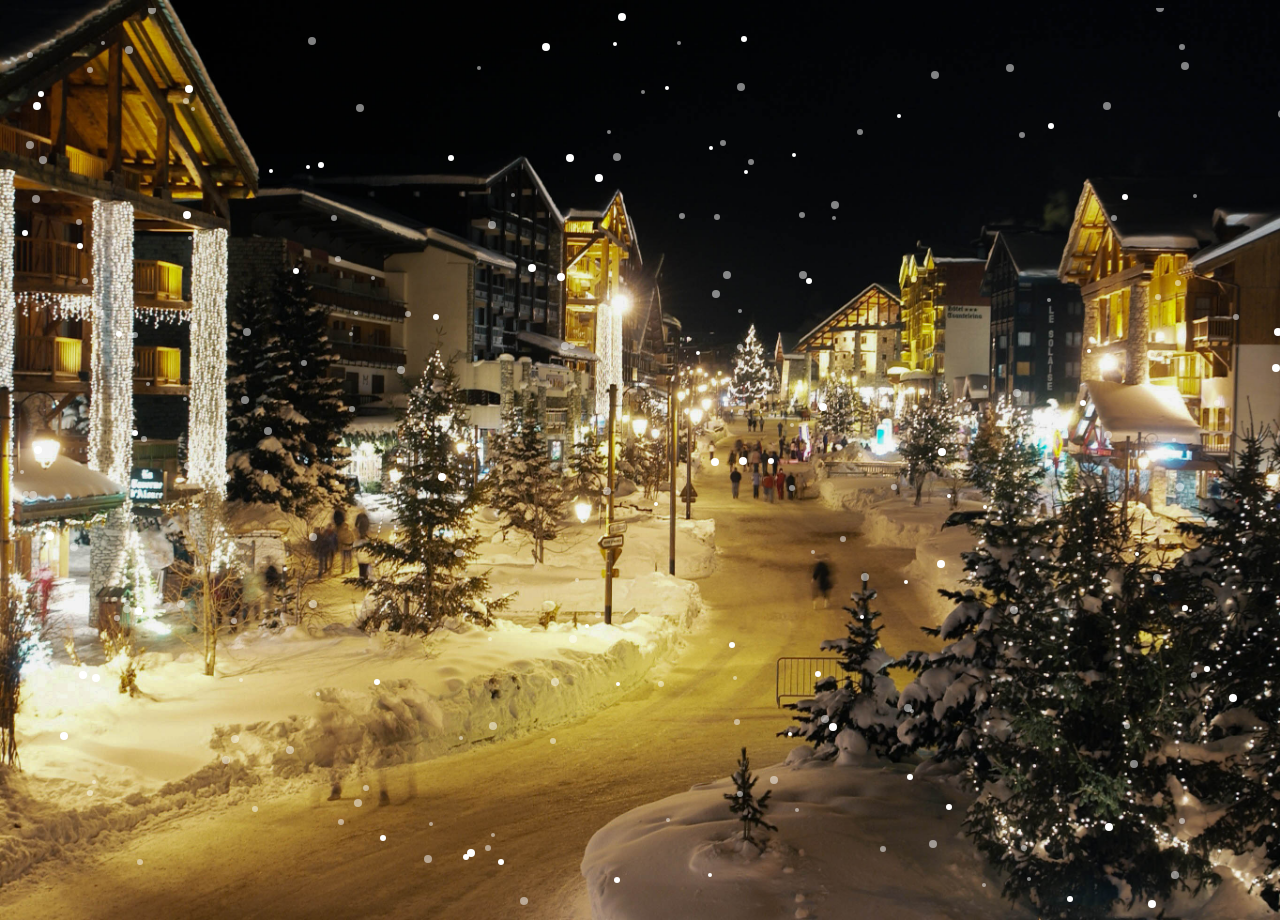
<file: 01_Falling_Snow/index.html>
<!DOCTYPE html>
<html lang="en">
<head>
    <meta charset="UTF-8">
    <meta name="viewport" content="width=device-width, initial-scale=1.0">
    <title>Failing Snow -01</title>
    <link rel="stylesheet" href="style.css">
</head>
<body>
    <canvas id="falling-snow-canvas"></canvas>
    <script src="./script.js"></script>
</body>
</html>
</file>
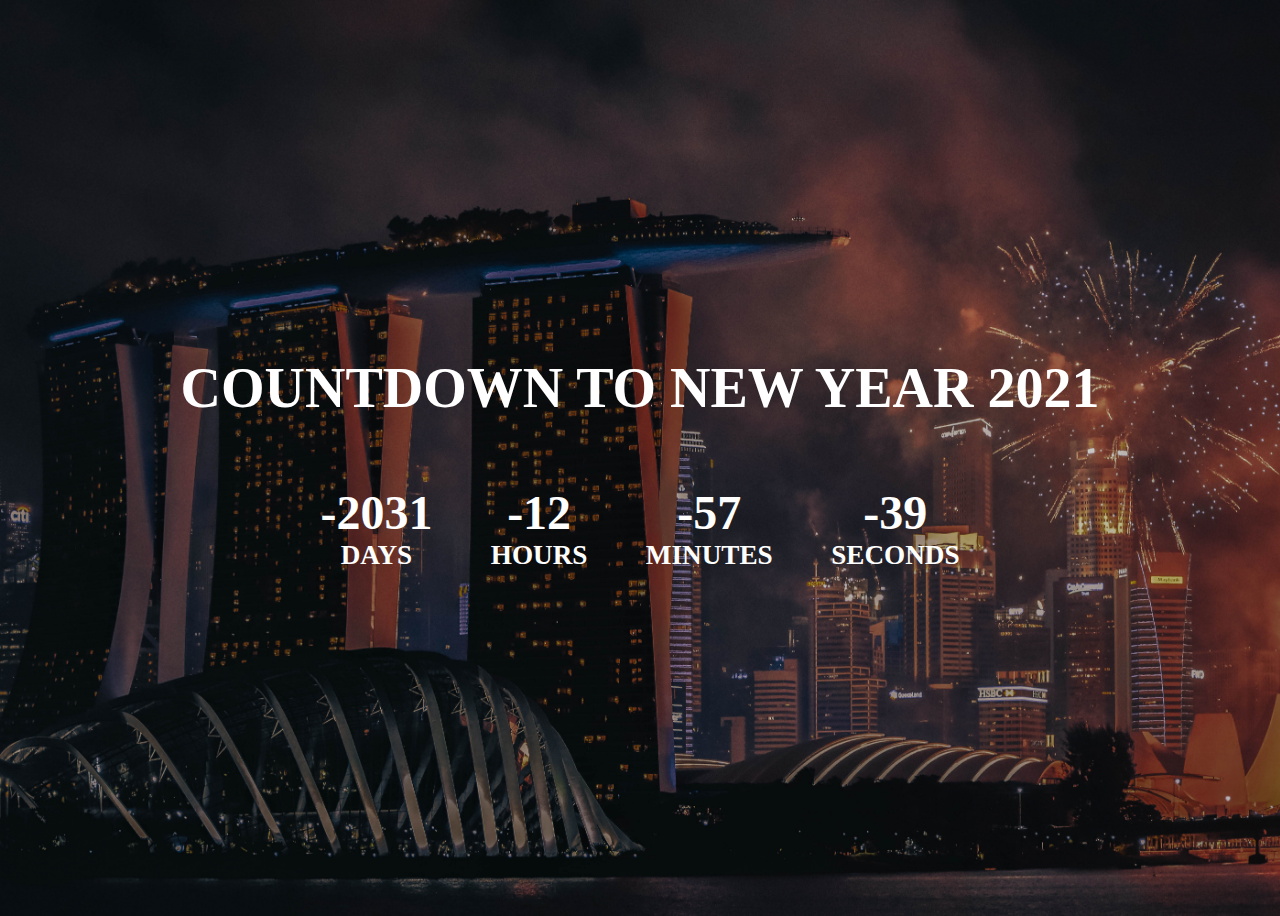
<file: 02_Countdown_Timer/index.html>
<!DOCTYPE html>
<html lang="en">
<head>
    <meta charset="UTF-8">
    <meta name="viewport" content="width=device-width, initial-scale=1.0">
    <title>Countdown Timer</title>
    <link rel="stylesheet" href="style.css">
</head>
<body>
    <h1>Countdown To New Year 2021</h1>
    <div>
        <div class="countdown"><span id="days"></span>days</div>
        <div class="countdown"><span id="hours"></span>hours</div>
        <div class="countdown"><span id="minutes"></span>minutes</div>
        <div class="countdown"><span id="seconds"></span>seconds</div>
    </div>


    <script src="script.js"></script>
</body>
</html>
</file>
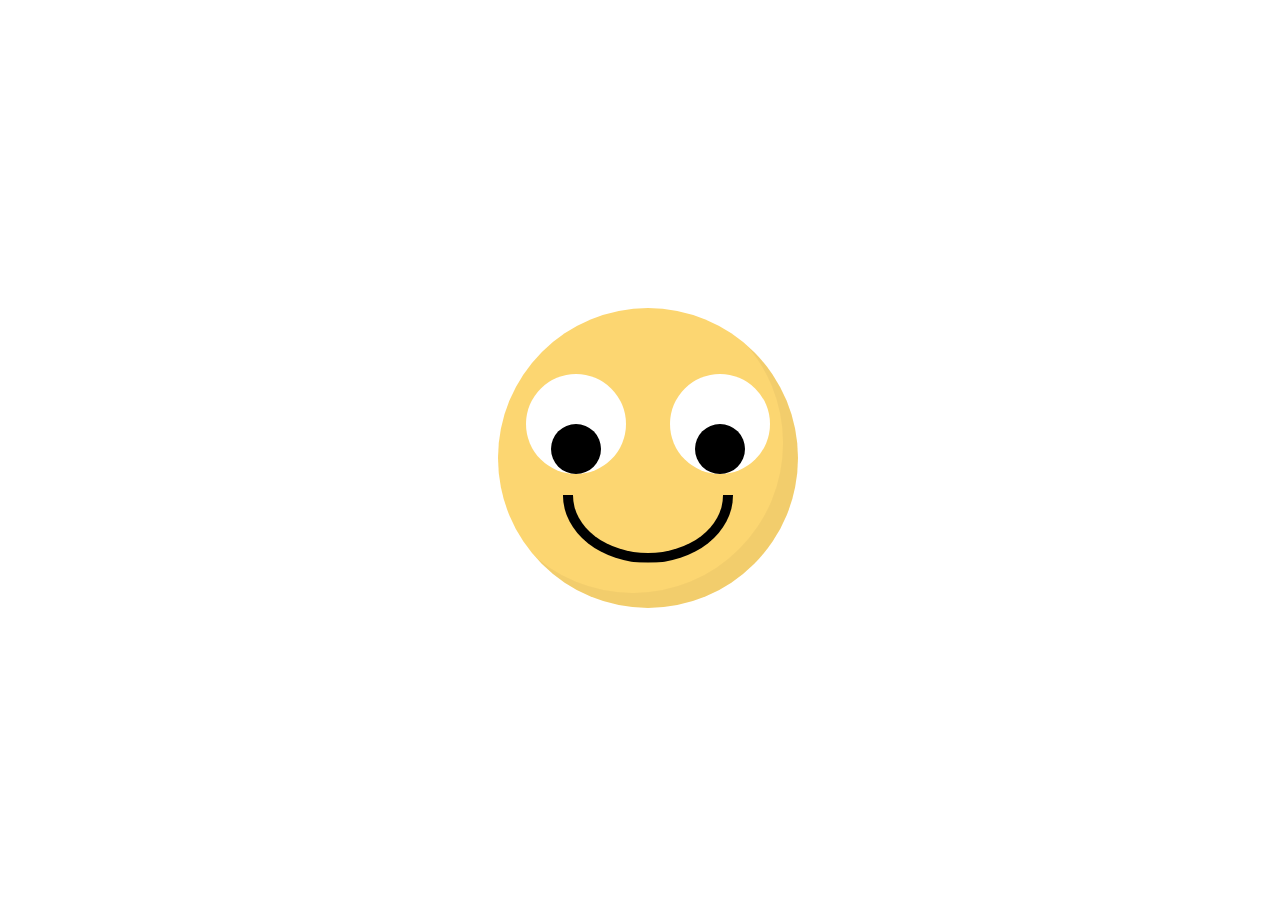
<file: 04_Eye_Rolling/index.html>
<!DOCTYPE html>
<html lang="en">
<head>
    <meta charset="UTF-8">
    <meta name="viewport" content="width=device-width, initial-scale=1.0">
    <link rel="stylesheet" href="style.css">
    <title>Eye Rolling</title>
</head>
<body>
    <div class="face">
        <div class="eyes">
            <div class="eye"></div>
            <div class="eye"></div>
        </div>
        <span class="mouth"></span>
    </div>

    <script src="./script.js"></script>
</body>
</html>
</file>
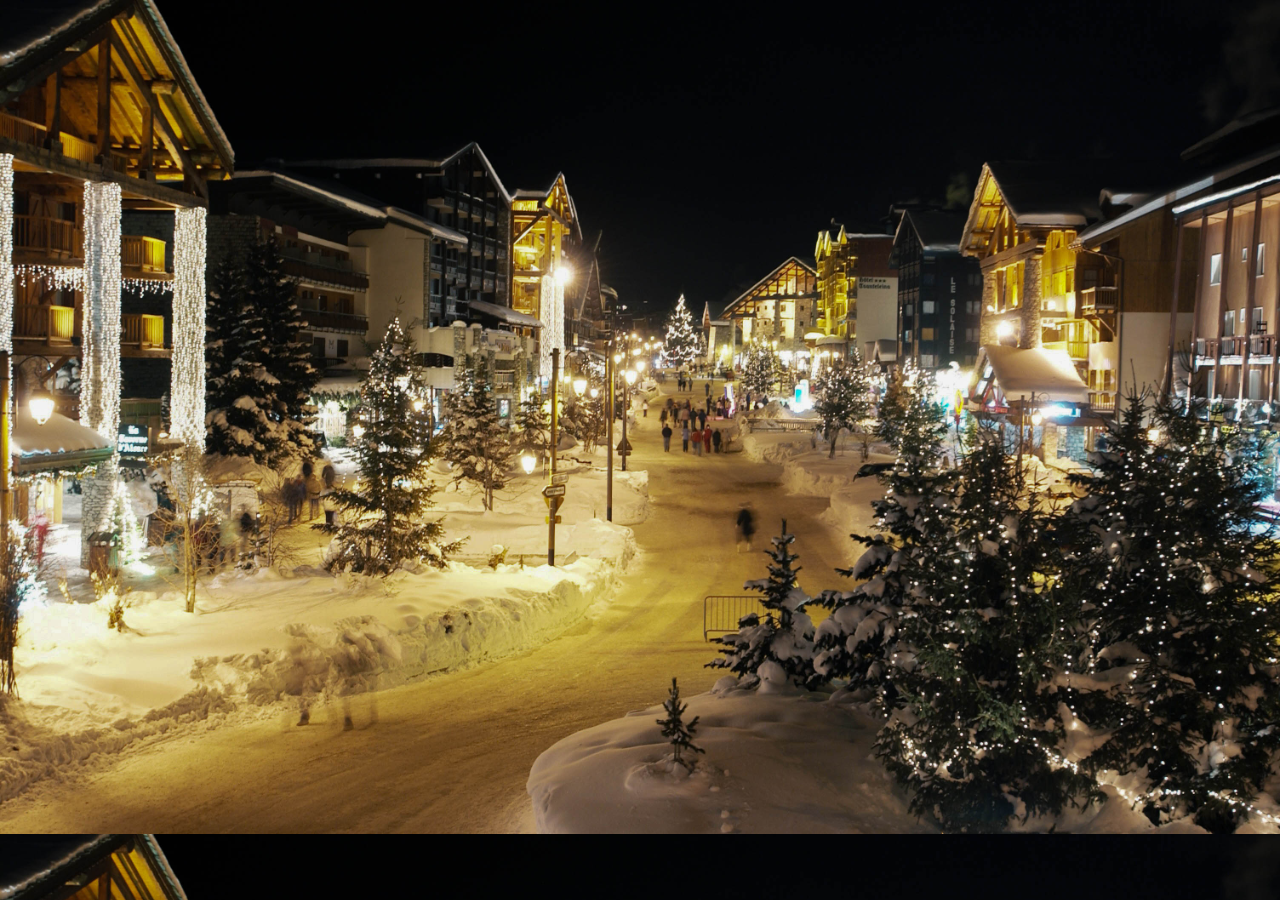
<file: 07_Konami_Code/index.html>
<!DOCTYPE html>
<html lang="en">
<head>
    <meta charset="UTF-8">
    <meta name="viewport" content="width=device-width, initial-scale=1.0">
    <title>Konami Code</title>
    <link rel="stylesheet" href="style.css">
</head>
<body>
    <canvas id="falling-snow-canvas"></canvas>
    <script src="./snow.js"></script>
    <script src="./script.js"></script>
</body>
</html>
</file>
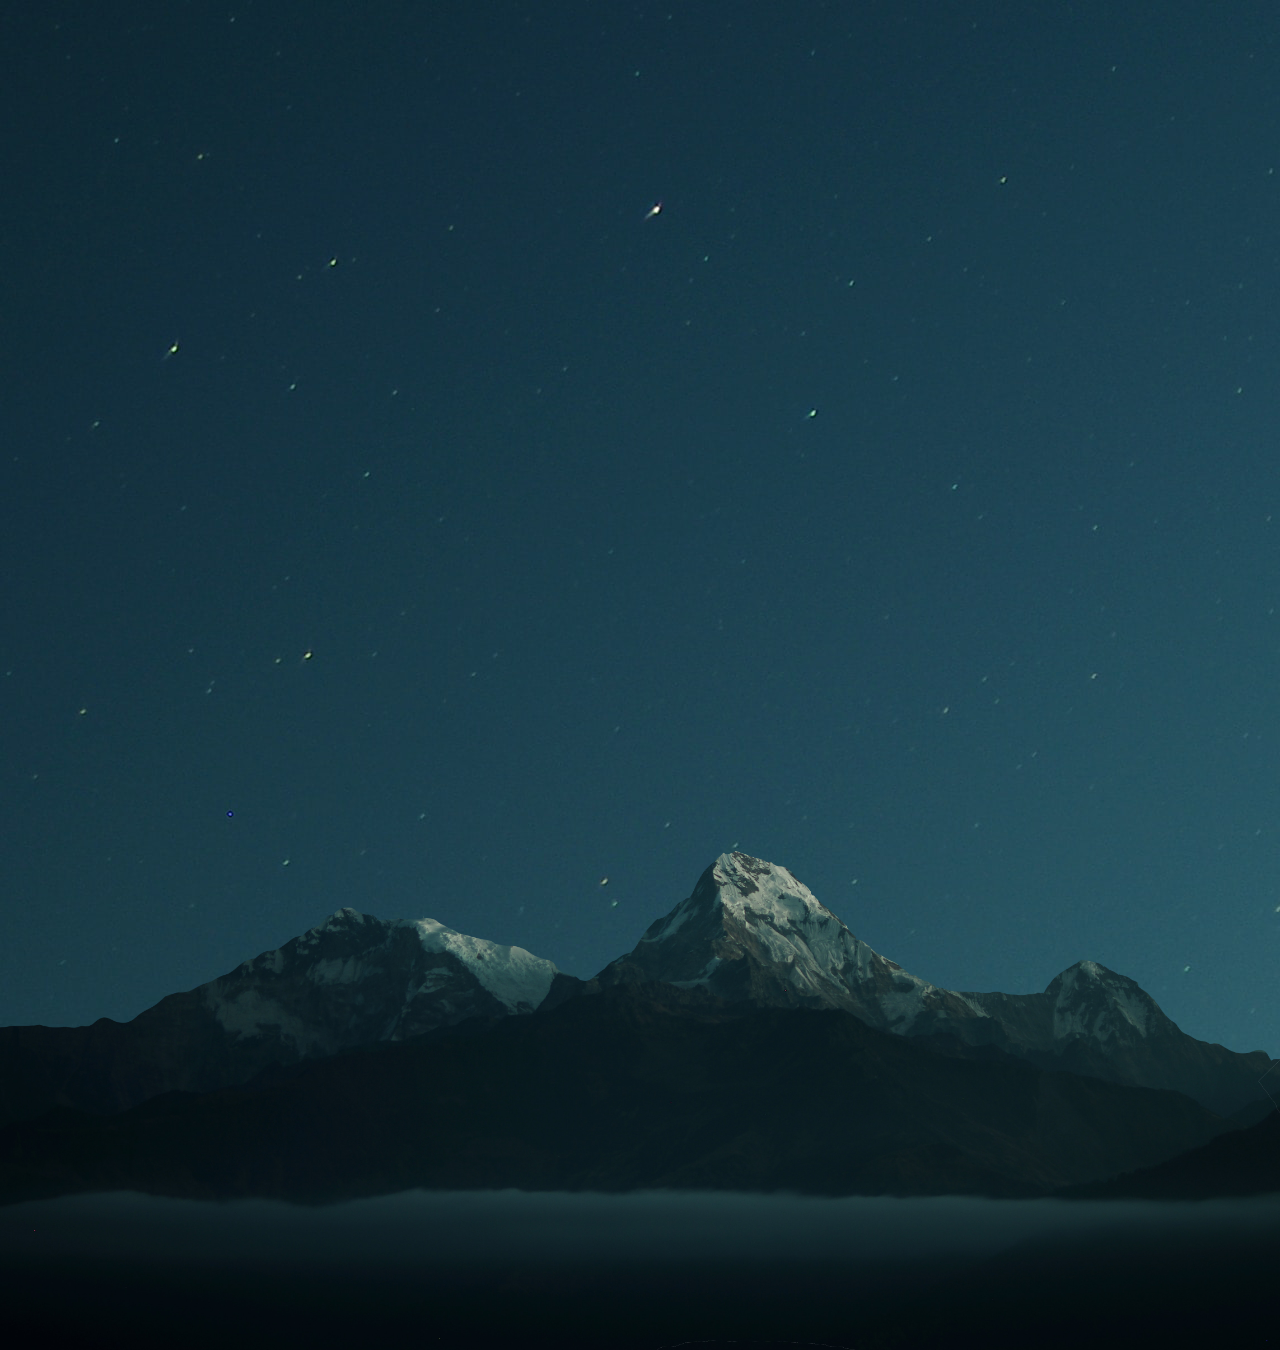
<file: 09_Parallax_Scrolling/index.html>
<!DOCTYPE html>
<html lang="en">
<head>
    <meta charset="UTF-8">
    <meta name="viewport" content="width=device-width, initial-scale=1.0">
    <title>Parallax Scrolling</title>
    <link rel="stylesheet" href="style.css">
</head>
<body>
    <div class="parallax">
        <div class="mountain"></div>
        <h1 class="wish">Have a Sweet dream</h1>
        <div class="moon"></div>
    </div>

    <script src="./script.js"></script>
</body>
</html>
</file>
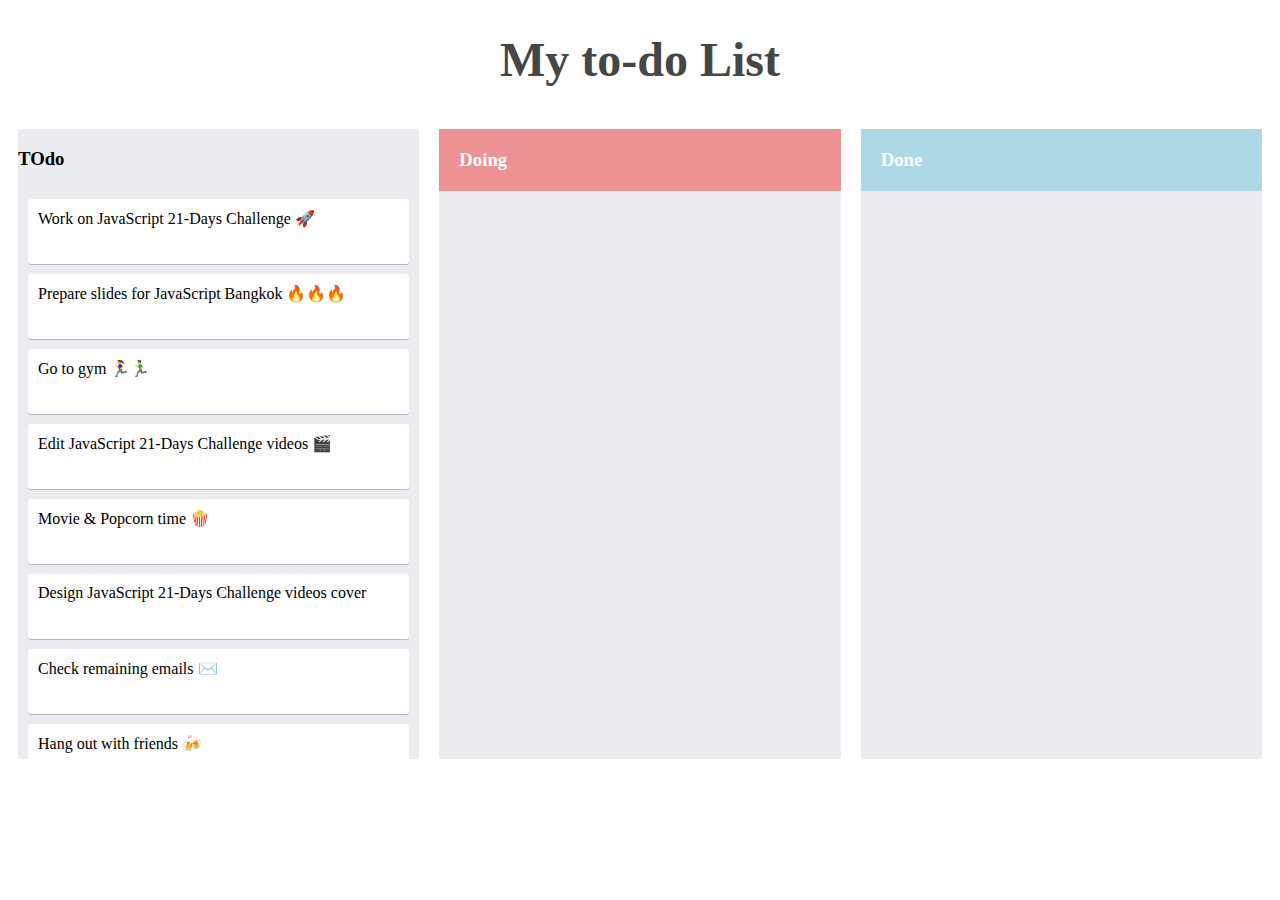
<file: 10_Kanban_Board/index.html>
<!DOCTYPE html>
<html lang="en">
  <head>
    <meta charset="UTF-8" />
    <meta name="viewport" content="width=device-width, initial-scale=1.0" />
    <title>Kanban Board</title>
    <link rel="stylesheet" href="style.css" />
  </head>
  <body>
    <h1 class="title">My to-do List</h1>
    <div class="app">
      <div class="container">
        <h3 class="todo">TOdo</h3>
        <div class="drop-zone">
          <div class="task" draggable="true">
            Work on JavaScript 21-Days Challenge 🚀
          </div>
          <div class="task" draggable="true">
            Prepare slides for JavaScript Bangkok 🔥🔥🔥
          </div>
          <div class="task" draggable="true">Go to gym 🏃‍♀️🏃‍♂️</div>
          <div class="task" draggable="true">
            Edit JavaScript 21-Days Challenge videos 🎬
          </div>
          <div class="task" draggable="true">Movie & Popcorn time 🍿</div>
          <div class="task" draggable="true">
            Design JavaScript 21-Days Challenge videos cover
          </div>
          <div class="task" draggable="true">Check remaining emails ✉️</div>
          <div class="task" draggable="true">Hang out with friends 🍻</div>
        </div>
      </div>

      <div class="container">
        <h3 class="doing">Doing</h3>
        <div class="drop-zone"></div>
      </div>

      <div class="container">
        <h3 class="done">Done</h3>
        <div class="drop-zone"></div>
      </div>
    </div>

    <script src="./script.js"></script>
  </body>
</html>
</file>
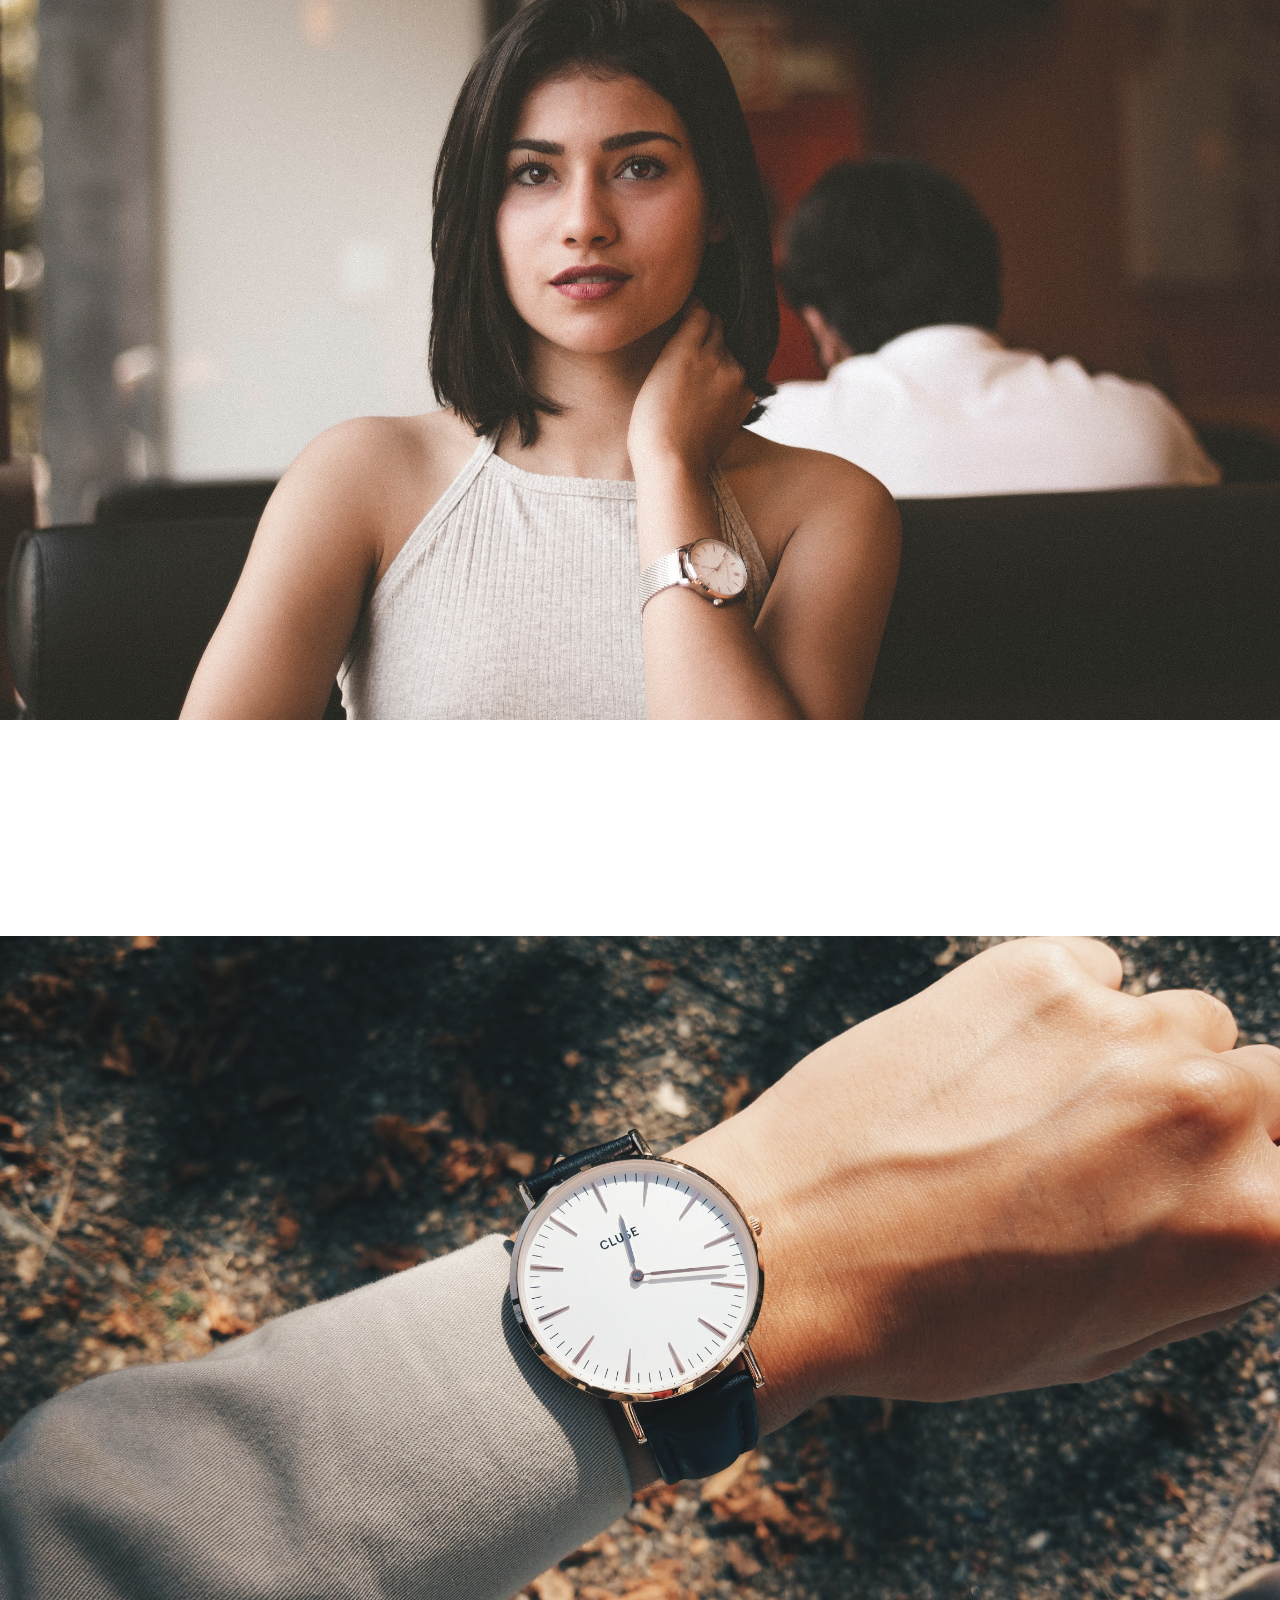
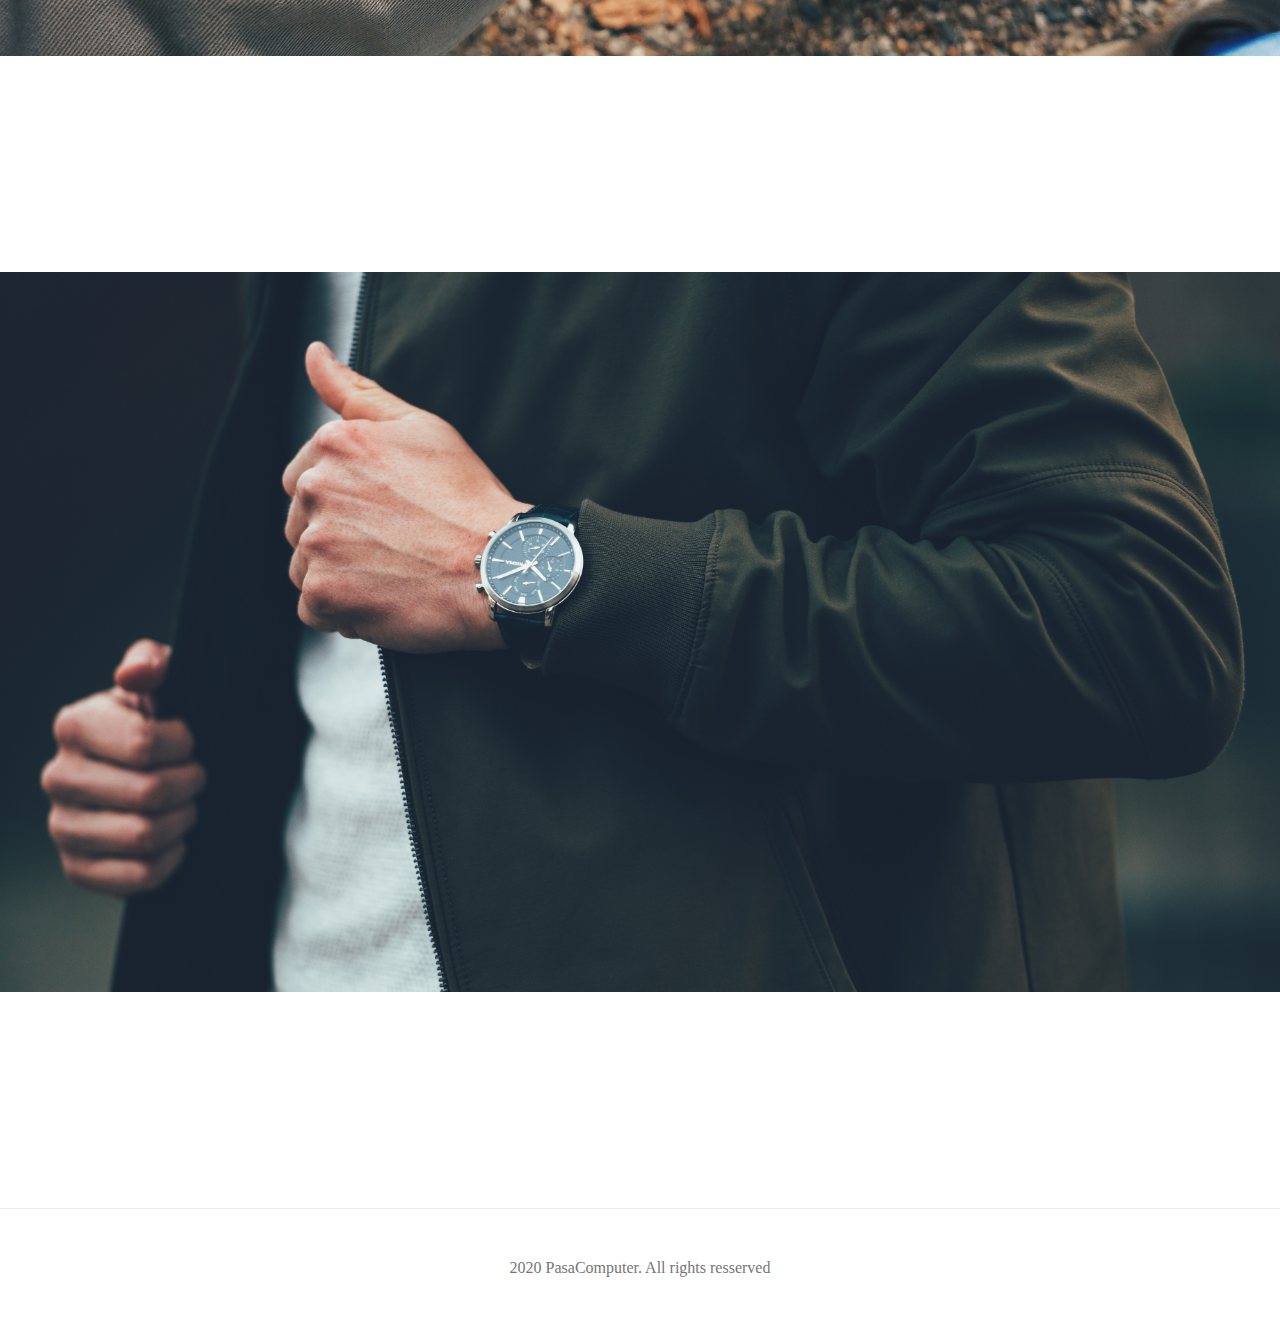
<file: 11_Text_Reveal/index.html>
<!DOCTYPE html>
<html lang="en">
  <head>
    <meta charset="UTF-8" />
    <meta name="viewport" content="width=device-width, initial-scale=1.0" />
    <title>Text Reveal</title>
    <link rel="stylesheet" href="style.css" />
  </head>
  <body>
    <section>
      <img src="./watch-1.jpg" alt="" />
      <div class="text">
        <h2>PasaComputer Watch</h2>
        <p>
          Lorem ipsum dolor sit amet consectetur adipisicing elit. Nesciunt quam
          vero, distinctio suscipit libero iure laudantium. Ullam quaerat itaque
          dolorem tempore, ad labore saepe possimus, voluptatum inventore
          deserunt quod ducimus illum tempora laudantium animi quas? Error eius
          voluptatum ullam non quia. Neque labore optio quia sed quasi et nihil
          natus quos, qui in consectetur blanditiis nam enim quidem vero
          consequuntur! Blanditiis culpa quibusdam deserunt, eligendi, qui atque
          rem amet nulla, aliquam saepe repudiandae reprehenderit? Velit magni
          nisi, laborum doloribus eaque sunt commodi ad illum necessitatibus
          cupiditate adipisci, ducimus mollitia accusantium sit incidunt,
          possimus rerum eligendi vitae dolorum quidem labore facere.
        </p>
      </div>
    </section>

    <section>
      <img src="./watch-2.jpg" alt="" />
      <div class="text">
        <h2>PasaComputer Watch</h2>
        <p>
          Lorem ipsum dolor sit amet consectetur adipisicing elit. Nesciunt quam
          vero, distinctio suscipit libero iure laudantium. Ullam quaerat itaque
          dolorem tempore, ad labore saepe possimus, voluptatum inventore
          deserunt quod ducimus illum tempora laudantium animi quas? Error eius
          voluptatum ullam non quia. Neque labore optio quia sed quasi et nihil
          natus quos, qui in consectetur blanditiis nam enim quidem vero
          consequuntur! Blanditiis culpa quibusdam deserunt, eligendi, qui atque
          rem amet nulla, aliquam saepe repudiandae reprehenderit? Velit magni
          nisi, laborum doloribus eaque sunt commodi ad illum necessitatibus
          cupiditate adipisci, ducimus mollitia accusantium sit incidunt,
          possimus rerum eligendi vitae dolorum quidem labore facere.
        </p>
      </div>
    </section>

    <section>
      <img src="./watch-3.jpg" alt="" />
      <div class="text">
        <h2>PasaComputer Watch</h2>
        <p>
          Lorem ipsum dolor sit amet consectetur adipisicing elit. Nesciunt quam
          vero, distinctio suscipit libero iure laudantium. Ullam quaerat itaque
          dolorem tempore, ad labore saepe possimus, voluptatum inventore
          deserunt quod ducimus illum tempora laudantium animi quas? Error eius
          voluptatum ullam non quia. Neque labore optio quia sed quasi et nihil
          natus quos, qui in consectetur blanditiis nam enim quidem vero
          consequuntur! Blanditiis culpa quibusdam deserunt, eligendi, qui atque
          rem amet nulla, aliquam saepe repudiandae reprehenderit? Velit magni
          nisi, laborum doloribus eaque sunt commodi ad illum necessitatibus
          cupiditate adipisci, ducimus mollitia accusantium sit incidunt,
          possimus rerum eligendi vitae dolorum quidem labore facere.
        </p>
      </div>
    </section>

    <footer>2020 PasaComputer. All rights resserved</footer>

    <script src="./script.js"></script>
  </body>
</html>
</file>
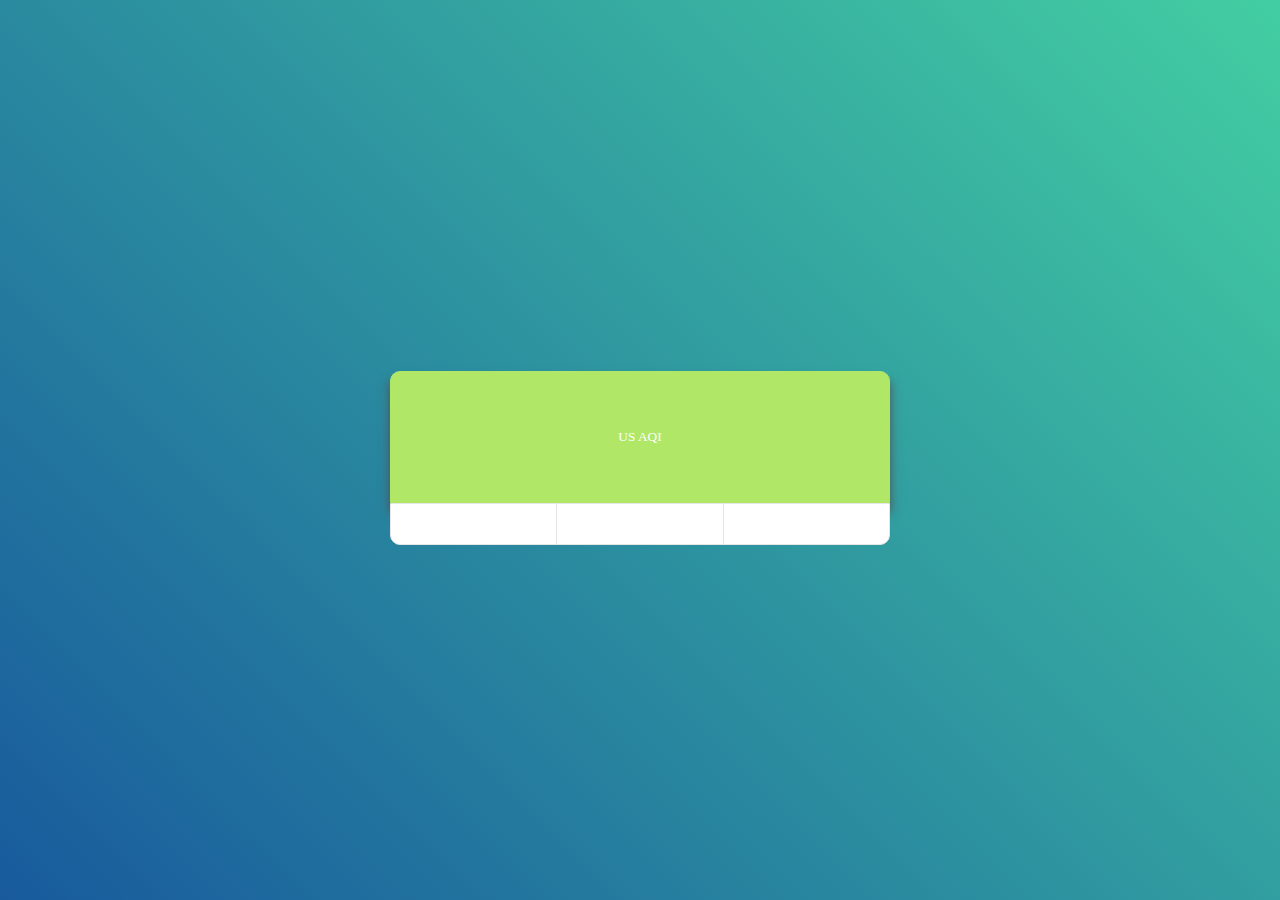
<file: 12_Air_Quality/index.html>
<!DOCTYPE html>
<html lang="en">
  <head>
    <meta charset="UTF-8" />
    <meta name="viewport" content="width=device-width, initial-scale=1.0" />
    <title>Air Quality Visualizer</title>
    <link rel="stylesheet" href="style.css" />
  </head>
  <body>
    <section>
      <div class="location">
        <h1 class="city"></h1>
        <p class="state-country"></p>
      </div>

      <div class="card">
        <div class="api">
          <h1></h1>
          <small>US AQI</small>
        </div>
      </div>

      <div class="info">
        <div class="temperature"></div>
        <div class="humidity"></div>
        <div class="wind"></div>
      </div>
    </section>

    <script src="./script.js"></script>
  </body>
</html>
</file>
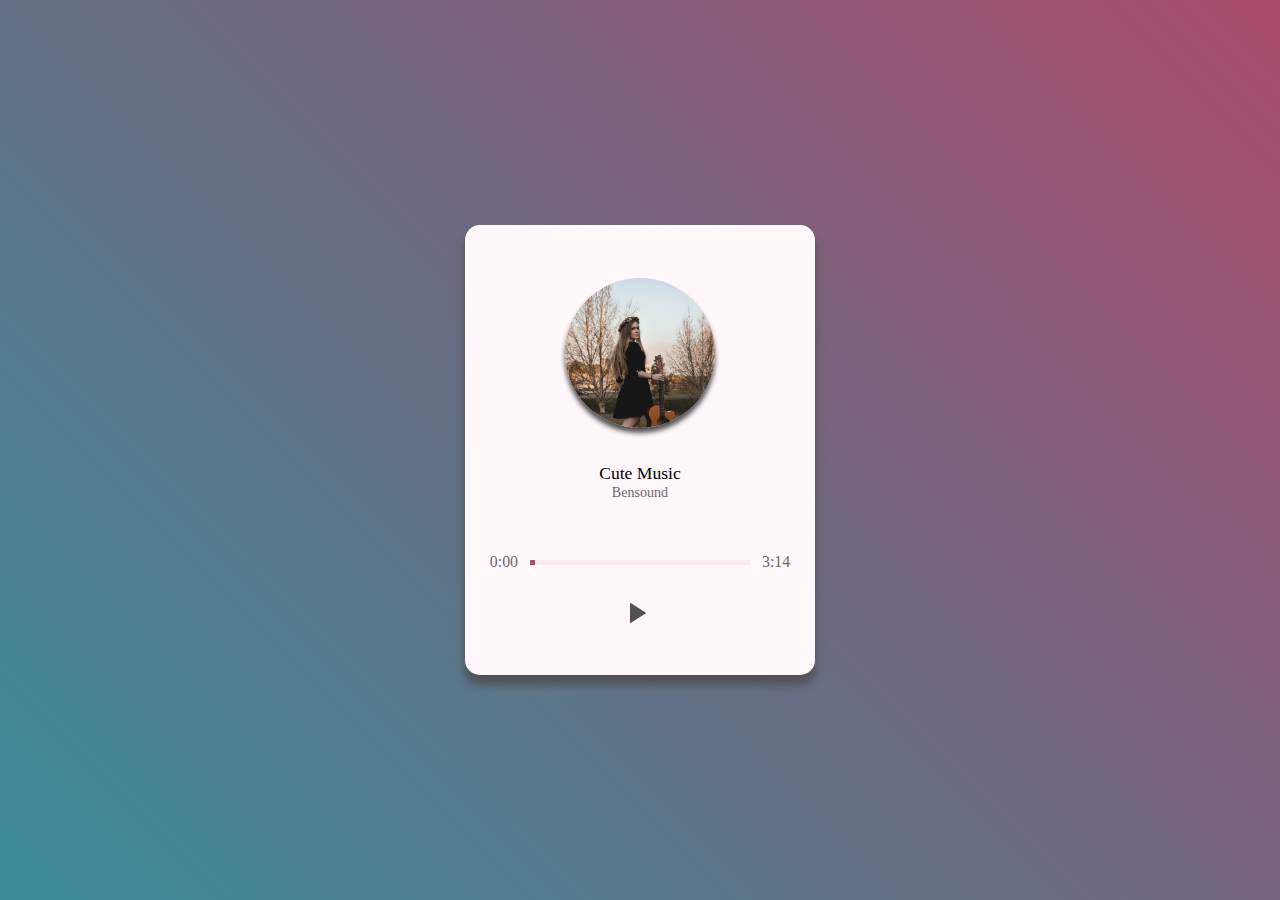
<file: 15_Music_Player/index.html>
<!DOCTYPE html>
<html lang="en">
  <head>
    <meta charset="UTF-8" />
    <meta name="viewport" content="width=device-width, initial-scale=1.0" />
    <title>Music Player</title>
    <link rel="stylesheet" href="style.css" />
  </head>
  <body>
    <div class="container">
      <div class="cover">
        <img src="./cover.jpg" alt="" />
      </div>

      <div class="music">
        <div class="title">Cute Music</div>
        <div class="singer">Bensound</div>
      </div>

      <div class="control">
        <div class="timeline">
          <span class="start-time">0:00</span>
          <input type="range" step="1" class="progress-bar" value="0" />

          <audio>
            <source src="./cute.mp3" type="audio/mp3" />
          </audio>

          <span class="end-time">0:00</span>
        </div>
        <button class="play"></button>
      </div>
    </div>

    <script src="./script.js"></script>
  </body>
</html>
</file>
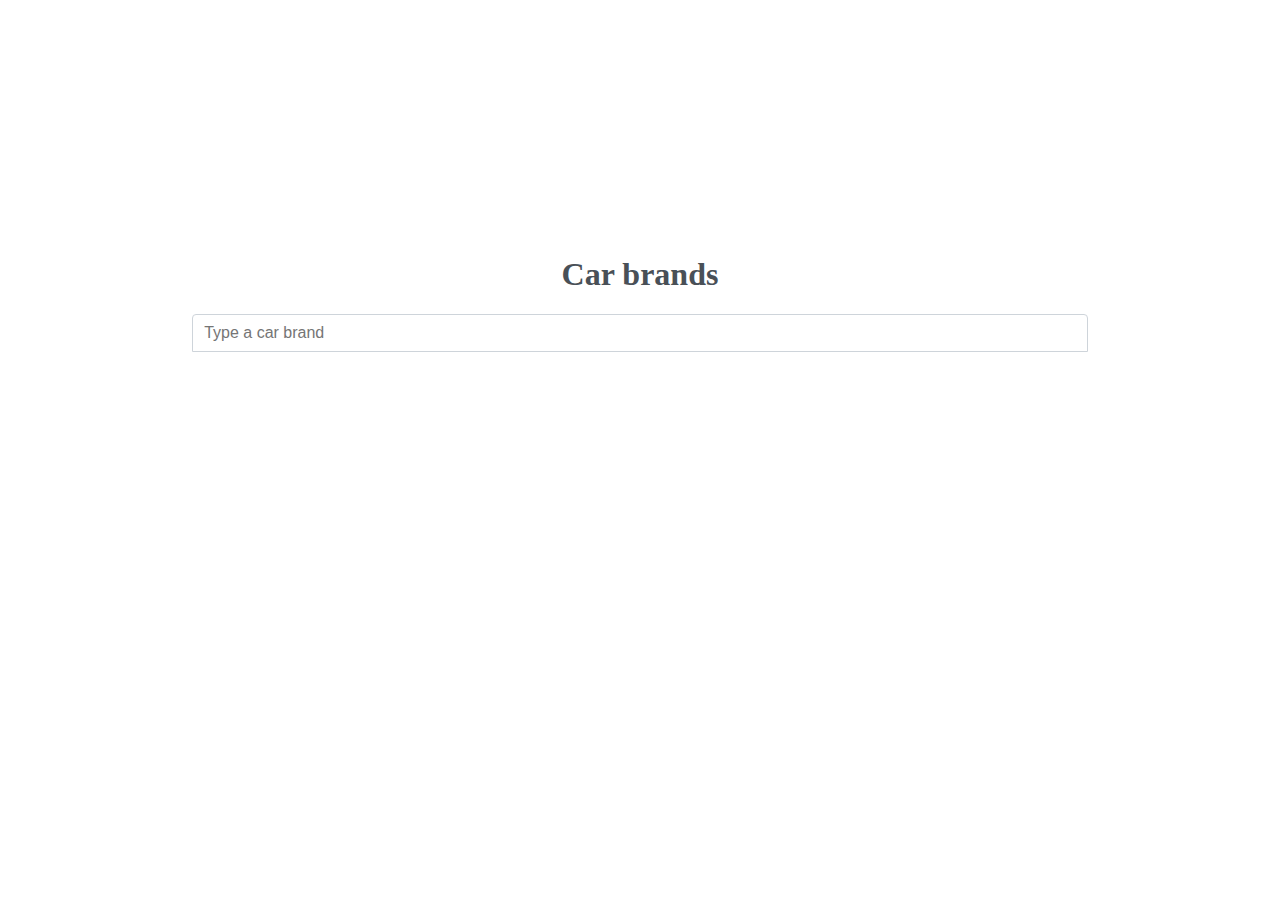
<file: 19_Autocomplete/index.html>
<!DOCTYPE html>
<html lang="en">
  <head>
    <meta charset="UTF-8" />
    <meta name="viewport" content="width=device-width, initial-scale=1.0" />
    <title>Autocomplete</title>
    <link rel="stylesheet" href="style.css" />
  </head>
  <body>
    <h1>Car brands</h1>
    <input type="text" class="search" placeholder="Type a car brand" />

    <script src="./script.js"></script>
  </body>
</html>
</file>
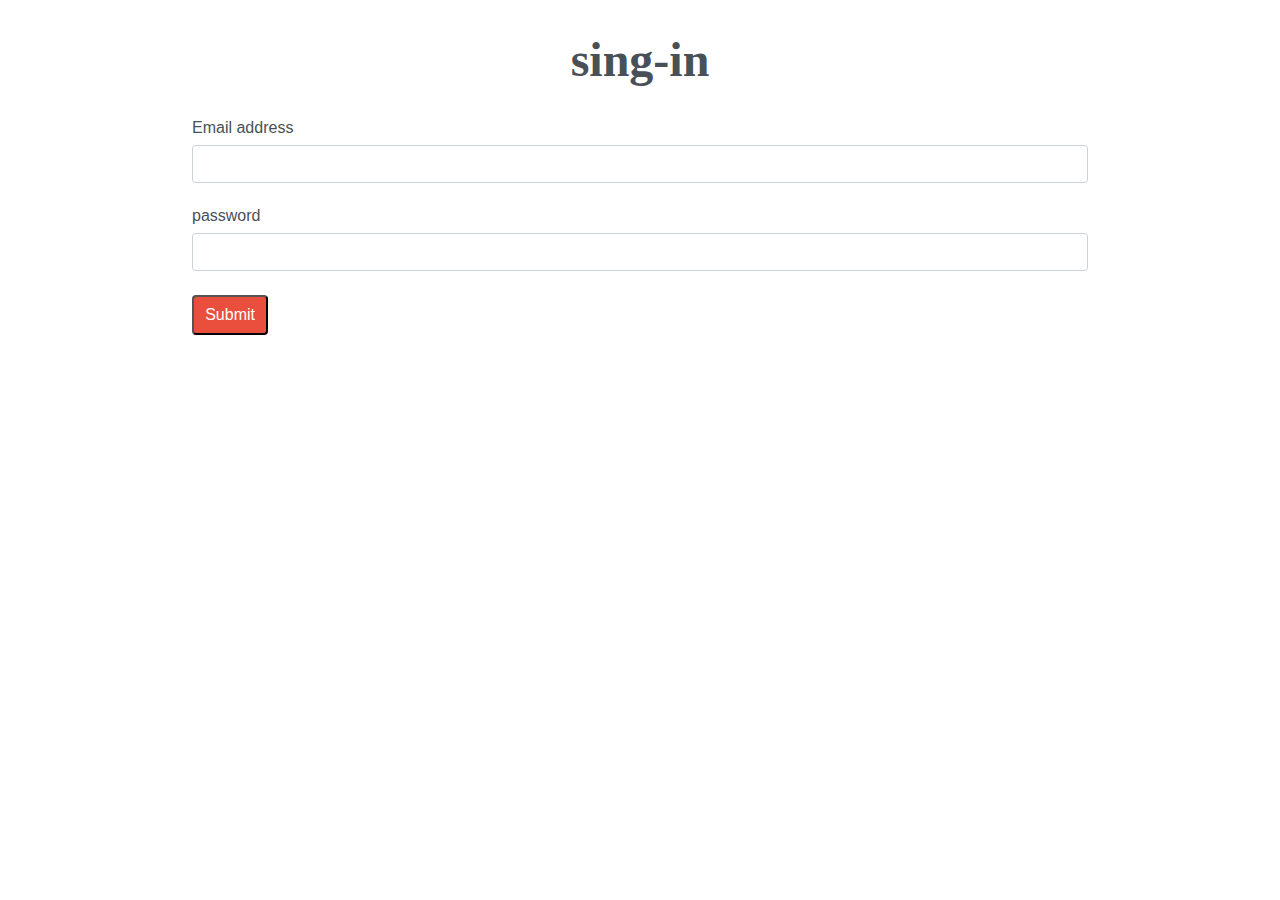
<file: 20_Form_Validation/index.html>
<!DOCTYPE html>
<html lang="en">
  <head>
    <meta charset="UTF-8" />
    <meta name="viewport" content="width=device-width, initial-scale=1.0" />
    <title>Form Validation</title>
    <link rel="stylesheet" href="style.css" />
  </head>
  <body>
    <h1>sing-in</h1>
    <form action="" id="form" novalidate>
      <div class="input-group">
        <label for="email">Email address</label>
        <input type="email" name="Email" id="email" />
        <small></small>
      </div>

      <div class="input-group">
        <label for="password">password</label>
        <input type="password" name="password" id="password" />
        <small></small>
      </div>
      <button type="submit">Submit</button>
    </form>

    <script src="./sccript.js"></script>
  </body>
</html>
</file>
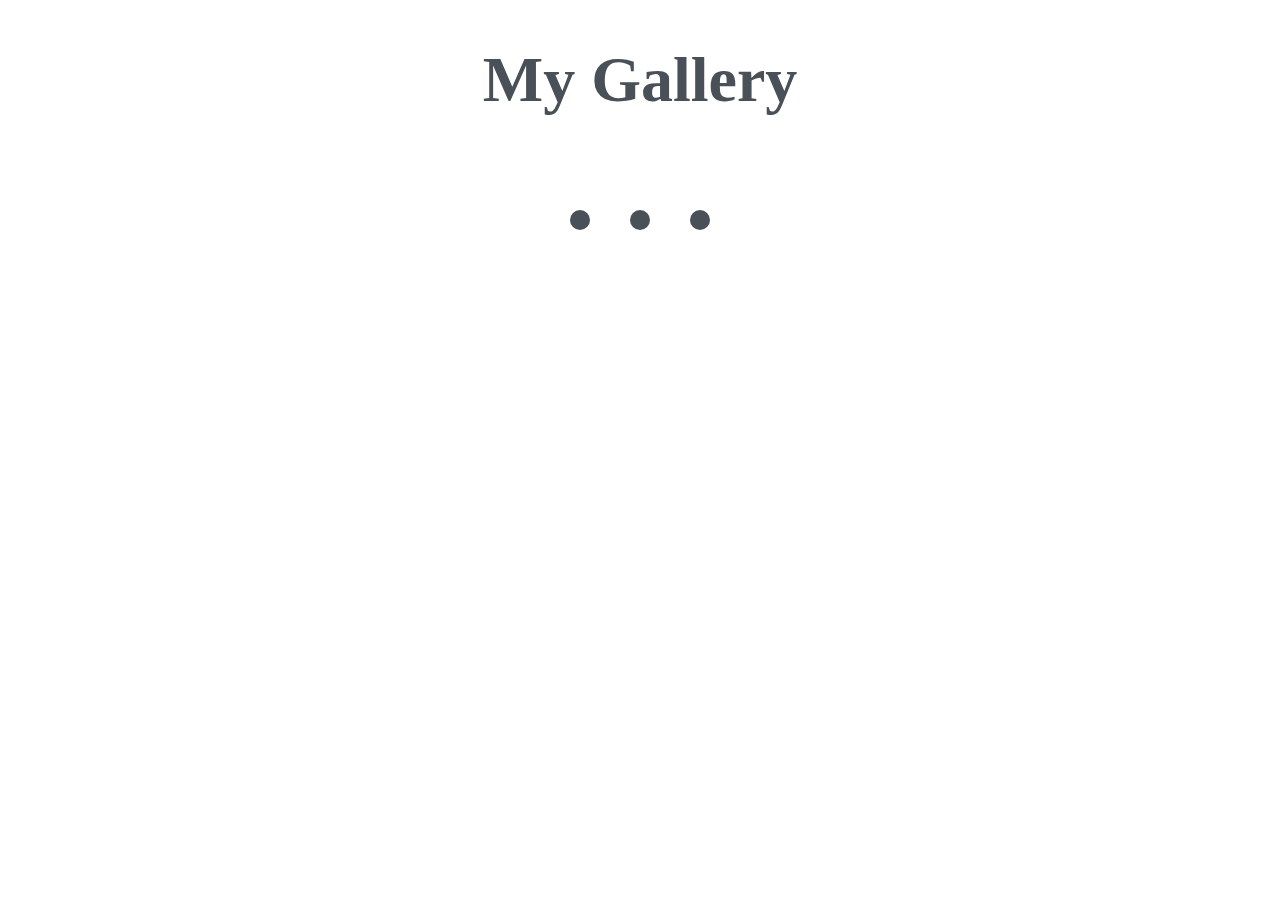
<file: 21_Infinite_Gallery/index.html>
<!DOCTYPE html>
<html lang="en">
  <head>
    <meta charset="UTF-8" />
    <meta name="viewport" content="width=device-width, initial-scale=1.0" />
    <title>Infinite Scroll Gallery</title>
    <link rel="stylesheet" href="style.css" />
  </head>
  <body>
    <h1>My Gallery</h1>
    <div class="gallery"></div>
    <div class="loader">
      <div class="dot-loader"></div>
      <div class="dot-loader"></div>
      <div class="dot-loader"></div>
    </div>
    <script src="./script.js"></script>
  </body>
</html>
</file>
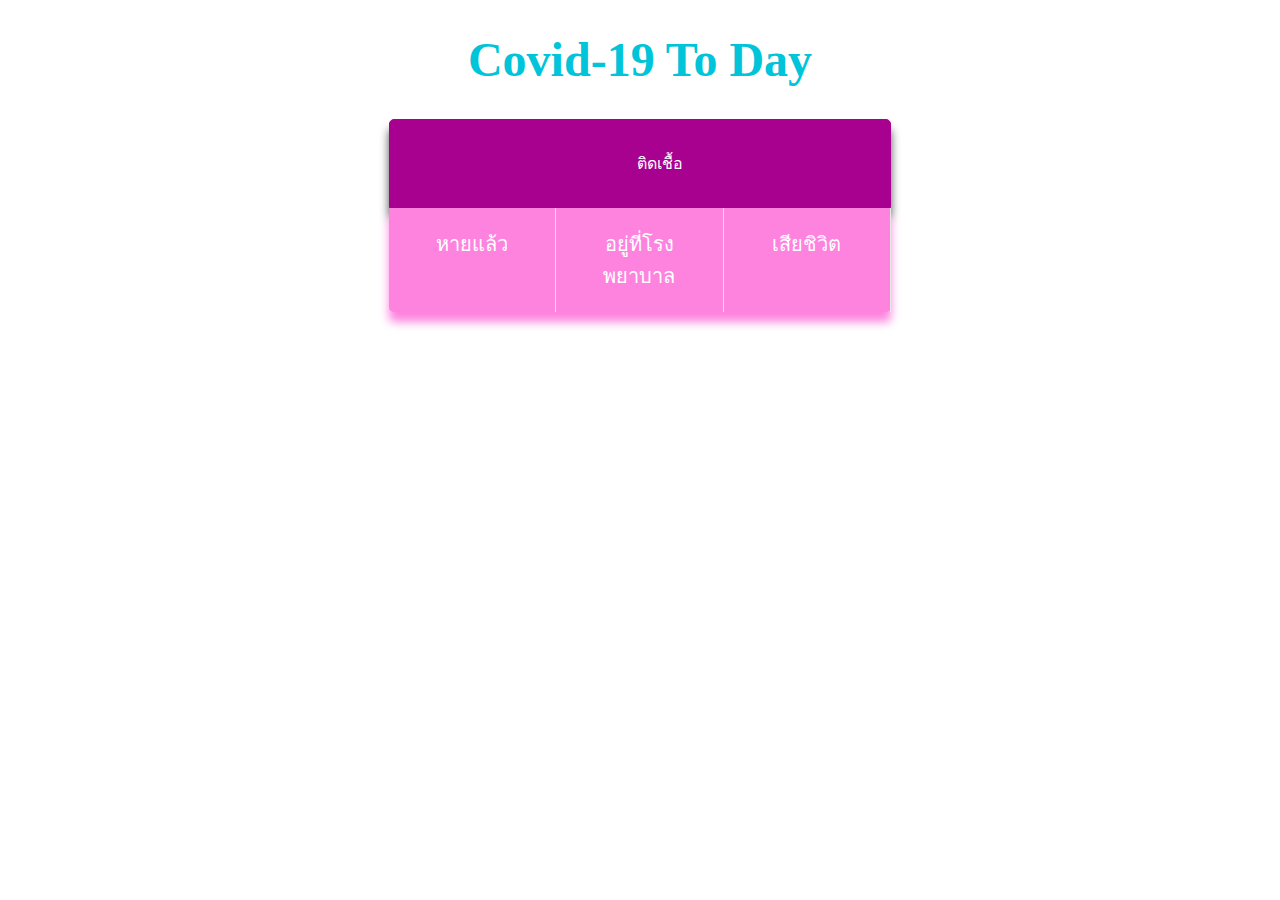
<file: Api_COVID-/index.html>
<!DOCTYPE html>
<html lang="en">
  <head>
    <meta charset="UTF-8" />
    <meta name="viewport" content="width=device-width, initial-scale=1.0" />
    <title>Covid-19 To Day</title>
    <link rel="stylesheet" href="style.css" />
  </head>
  <body>
    <h1 class="title">Covid-19 To Day</h1>

    <div class="container">
      <div class="info">
        <dir class="text_con">ติดเชื้อ</dir>
        <div class="Confirmed"></div>
        <div class="newConfirmed"></div>
      </div>

      <section>
        <div>
          <div class="text_reco">หายแล้ว</div>
          <div class="Recovered"></div>
          <div class="NewRecovered"></div>
        </div>

        <div>
          <div class="text_hosp">อยู่ที่โรงพยาบาล</div>
          <div class="Hospitalized"></div>
        </div>

        <div>
          <div class="text_deat">เสียชิวิต</div>
          <div class="Deaths"></div>
        </div>
      </section>
    </div>
    <script src="./script.js"></script>
  </body>
</html>
</file>
<file: 01_Falling_Snow/style.css>
body{
    background-image: url(./background.jpg);
    background-size: cover;
}
</file>
<file: 02_Countdown_Timer/style.css>
body{
    background-image: url('./background.jpg');
    background-size: cover;
    color: #fff;

    height: 100vh;
    font-weight: bold;
    text-align: center;
    text-transform: uppercase;
    
    display: flex;
    align-items: center;
    flex-direction: column;
    justify-content: center;
}

h1{
    font-size: 3.5em;
}

.countdown{
    display: inline-block;
    font-size: 1.7em;
    padding: 1em;
}

.countdown span{
    display: block;
    font-size: 3rem;
}
</file>
<file: 04_Eye_Rolling/style.css>
body{
    width: 100vw;
    height: 100vh;

    display: flex;
    align-items: center;
    justify-content: center;
}

.face{
    background: #fcd671;
    border-radius: 50%;
    height: 300px;
    width: 300px;

    display: flex;
    align-items: center;
    justify-content: center;
    flex-direction: column;

    position: relative;
}

.face:after{
    content:'';
    display: block;
    position: absolute;
    width: 100%;
    height: 100%;
    top: -15px;
    left: -15px;
    border-radius: 50%;
    box-shadow: 15px 15px 0 0 rgba(0, 0, 0, 0.04);
}

.eye{
    background: #fff;
    display: inline-block;
    position: relative;

    border-radius: 50%;
    height: 100px;
    width: 100px;

    margin: 20px 20px 0 20px;
}

.eye:after{
    background: #000000;
    border-radius: 50%;
    content: '';

    position: absolute;
    height: 50px;
    width: 50px;
    bottom: 0; 
    right: 25px;
}

.mouth{
    width: 150px;
    height: 125px;
    margin-top: -50px;
    clip-path: inset(50% 0 0 0);

    border-radius: 0 0 50% 50%;
    border: 10px solid #000000;
    border-top: 0;
}
</file>
<file: 07_Konami_Code/style.css>
body{
    background-image: url(./background.jpg);
    background-size: cover;
}
</file>
<file: 09_Parallax_Scrolling/style.css>
body{
    margin: 0;
}

.parallax{
    display: flex;
    justify-content: center;

    position: relative;
    background-image: url('./sky.png');
}

.moon{
    position: absolute;
    left: 50%;
    top: 70%;

    background: #f5d059;
    box-shadow:  inset -15px 0px #edc541;
    border-radius: 50%;

    width: 150px;
    height: 150px;
}

.mountain{
    width: 100vw;
    height: 150vh;
    z-index: 10;

    background: url('./mountain.png') bottom / contain no-repeat;
}

h1{
    position: absolute;
    top: 70%;

    color: #fff;
    font-size: 3.8vw;
    text-shadow: 3px 3px #000;
    text-transform: uppercase;
}
</file>
<file: 10_Kanban_Board/style.css>
.body {
  background-color: #cdd5d8;
  text-align: center;

  width: 100vw;
  height: 100vh;
  margin: 0;
}
.app {
  display: flex;
  justify-content: center;

  text-align: initial;
}
.title {
  color: #464646;
  font-family: cursive;
  font-size: 3em;
  text-align: center;
}
.container {
  display: flex;
  flex-direction: column;

  background-color: #ebecf0;
  border-radius: 3px;

  width: 500px;
  height: 70vh;
  margin: 10px;
}
.container .toddo,
.container .doing,
.container .done {
  color: #fff;

  padding: 20px;
  margin: 0;
}
.container .toddo {
  background-color: #87b4db;
}
.container .doing {
  background-color: #ee9193;
}
.container .done {
  background-color: lightblue;
}
.drop-zone {
  height: 100%;
  overflow-y: scroll;
}
.task {
  background-color: #fff;
  border-radius: 3px;
  box-shadow: 0 1px 0 rgba(9, 30, 68, 0.25);

  min-height: 5vh;
  margin: 10px;
  padding: 10px;

  cursor: pointer;
}
</file>
<file: 11_Text_Reveal/style.css>
body {
  margin: 0;
}

footer {
  border-top: 1px solid #ebebeb;
  color: #767676;

  padding: 50px;
  text-align: center;
}
img {
  width: 100vw;
  height: 80vh;

  margin-bottom: 2rem;
  object-fit: cover;
}
.text {
  display: flex;
  flex-direction: column;
  justify-content: center;

  height: 20vh;

  opacity: 0;
  transform: translateY(25px);
  transition: 0.4s all linear;
}
.text h2 {
  text-align: center;
  margin: 0;
}
.text p {
  color: #888888;

  margin: 0;
  padding: 10px 30px;
}
.reveal {
  opacity: 1;
  transform: translateY(0);
}
</file>
<file: 12_Air_Quality/style.css>
:root {
  --good-api-color: #b0e767;
  --medium-api-color: #fe9b56;
  --bad-api-color: #fe6a69;
  --current-api-color: var(--good-api-color);
}

body {
  width: 100vw;
  height: 100vh;
  margin: 0;

  display: flex;
  align-items: center;
  justify-content: center;
  text-align: center;

  color: #515154;

  background: #43cea2;
  background: linear-gradient(45deg, #185a9d, #43cea2);
}
.card {
  width: 500px;
  box-shadow: 0 10px 10px 0 #515154;
}
.api {
  display: flex;
  flex-direction: column;
  justify-content: center;
  color: #fff;
  background-color: var(--current-api-color);

  height: 10vh;
  padding: 20px 0;

  border: 1px solid var(--current-api-color);
  border-top-left-radius: 10px;
  border-top-right-radius: 10px;
}
.api > h1 {
  margin: 0;
  font-size: 3em;
}
.location {
  color: #fff;
}
.city {
  margin: 0;
  font-size: 2em;
}
.state-country {
  margin-top: 0;
}
.info {
  display: flex;
  background-color: #fff;

  border: 1px solid #e6e6e6;
  border-bottom-left-radius: 10px;
  border-bottom-right-radius: 10px;
}
.info > * {
  border-right: 1px solid #e6e6e6;
  padding: 20px;
  flex: 1;
}
.info > *:last-child {
  border: none;
}
</file>
<file: 15_Music_Player/style.css>
body {
  display: flex;
  justify-content: center;
  align-items: center;

  background: #aa4b6b;
  background: linear-gradient(45deg, #3b8d99, #6b6b83, #aa4b6b);

  font-size: 1.1em;
  height: 100vh;
  margin: 0;
}

.container {
  width: 350px;
  height: 450px;

  border-radius: 15px;
  background-color: #fff7fa;
  box-shadow: 0 10px 10px 0 #515154;

  display: flex;
  flex-direction: column;
  align-items: center;
}

.cover {
  width: 150px;
  height: 150px;

  border-radius: 50%;
  margin-top: 15%;

  box-shadow: 0 5px 5px 0 #515154;
  overflow: hidden;
}

.cover img {
  width: 100%;
  height: 100%;
  object-fit: cover;
}

.music {
  margin-top: 10%;
  text-align: center;
}

.singer {
  font-size: 0.8em;
  color: #72646f;
}

.control {
  font-size: 0.9em;
  color: #72646f;

  margin-top: 15%;
  display: flex;
  flex-direction: column;
  align-items: center;
}

.timeline {
  display: flex;
  align-items: center;
}

.start-time,
.end-time {
  margin: 0 10px;
}

input {
  -webkit-appearance: none;
  outline: none;

  background: #fceaf1;
  cursor: pointer;
  overflow: hidden;
  width: 220px;
}

input::-webkit-slider-thumb {
  -webkit-appearance: none;

  height: 5px;
  width: 5px;

  background: #a64e6d;
  box-shadow: -100vw 0 0 100vw #a64e6d;
}

.play,
.pause {
  outline: none;
  border: none;

  cursor: pointer;

  width: 20px;
  height: 20px;
  margin-top: 10%;
}

.pause {
  background: url("./pause.png") 0 0 / contain no-repeat;
}

.play {
  background: url("./play.png") 0 0 / contain no-repeat;
}
</file>
<file: 19_Autocomplete/style.css>
* {
  box-sizing: border-box;
}
body {
  font-family: "Helvetica Neue", Arial, Helvetica, sans-serif;

  width: 100vw;
  margin: 0;

  display: flex;
  flex-direction: column;
  align-items: center;

  color: #495057;
}
h1 {
  font-family: cursive;
  text-align: left;

  margin-top: 20%;
}

.search {
  width: 70vw;
  padding: 0.37em 0.7em;

  font-size: 1em;
  line-height: 1.5;

  outline: none;

  border: 1px solid #ced4da;
  border-top-left-radius: 0.25em;
  border-top-right-radius: 0.25em;
}
.results {
  list-style: none;

  width: 70vw;
  margin: 0;
  padding: 20px;

  border: 1px solid rgba(0, 0, 0, 0.15);
  border-top: none;
  border-top-left-radius: 0.25em;
  border-top-right-radius: 0.25em;
}
.results.li {
  cursor: pointer;
}
.results.li:not(:first-child) {
  margin-top: 10px;
}
</file>
<file: 20_Form_Validation/style.css>
:root {
  --red-color: #ea4f3e;
}
* {
  box-sizing: border-box;
}

body {
  font-family: "Helvetic Neue", Arial, Helvetica, sans-serif;
  width: 100vw;
  height: 100vh;
  margin: 0;

  display: flex;
  flex-direction: column;
  align-items: center;

  color: #495057;
}
h1 {
  font-family: cursive;
  font-size: 3em;

  /* margin-top: 20%; */
}

label {
  display: inline-block;
  margin-bottom: 0.5em;
}
input {
  display: block;
  width: 70vw;
  padding: 0.37em 0.7em;

  font-size: 1em;
  line-height: 1.5;

  outline: none;

  border: 1px solid #ced4da;
  border-radius: 0.25em;
}

input.invalid {
  border: 1px solid var(--red-color);
}

samll {
  color: var(--red-color);
}

button {
  color: #fff;
  background-color: var(--red-color);
  font-size: 1rem;

  padding: 0.37em 0.7em;
  border-radius: 0.25em;
  line-height: 1.5em;
}

.input-group {
  margin-bottom: 1.5em;
}
.success {
  font-size: 1.5em;
  margin-top: 50%;
}
</file>
<file: 21_Infinite_Gallery/style.css>
:root {
  --primary-color: #495057;
}
* {
  box-sizing: border-box;
}
body {
  width: 100vw;
  height: 100vh;
  margin: 0;

  display: flex;
  flex-direction: column;
  align-items: center;

  color: var(--primary-color);
}
h1 {
  font-family: cursive;
  font-size: 4em;
}

.gallery {
  display: flex;
  flex-wrap: wrap;
}
.gallery > img {
  flex: 1;
  object-fit: cover;
}

.gallery > img:nth-child(3n) {
  flex: 2;
}
.loader {
  display: flex;
  margin: 50px;

  visibility: hidden;
}
.loader.visible {
  visibility: visible;
}

.dot-loader {
  height: 20px;
  width: 20px;

  border-radius: 50%;
  margin: 0 20px;

  background-color: var(--primary-color);
  position: relative;
  animation: 1.2s scale ease-in-out infinite;
}

.dot-loader:nth-child(2) {
  animation: 1.2s scale ease-in-out infinite 0.15s;
}
.dot-loader:nth-child(3) {
  animation: 1.2s scale ease-in-out infinite 0.3s;
}

@keyframes scale {
  0%,
  40%,
  100% {
    transform: scale(0);
  }
  50% {
    transform: scale(1);
  }
}
</file>
<file: Api_COVID-/style.css>
body {
  width: 100vw;
  height: 100vh;
  margin: 0;

  display: flex;
  align-items: center;
  /* justify-content: center; */
  flex-direction: column;

  text-align: center;
}
.title {
  text-align: center;

  font-family: cursive;
  color: #00c4d9;
  font-size: 3em;
}

.info {
  width: 500px;
  color: #fff;
  background-color: #a9018f;
  padding: 15px 0;

  border: 1px solid #a9018f;
  border-top-left-radius: 5px;
  border-top-right-radius: 5px;

  box-shadow: 0 10px 10px 0 #515154;
}

section {
  display: flex;
  background-color: #fe83df;

  font-family: roboto;
  font-size: 20px;
  color: #fff;

  border: 1px solid #fe83df;
  border-bottom-left-radius: 5px;
  border-bottom-right-radius: 5px;
  box-shadow: 0 10px 10px 0 #fe83df;
}
section > * {
  border-right: 1px solid #e6e6e6;
  padding: 20px;
  flex: 1;
}

section:last-child {
  border: none;
}
</file>
